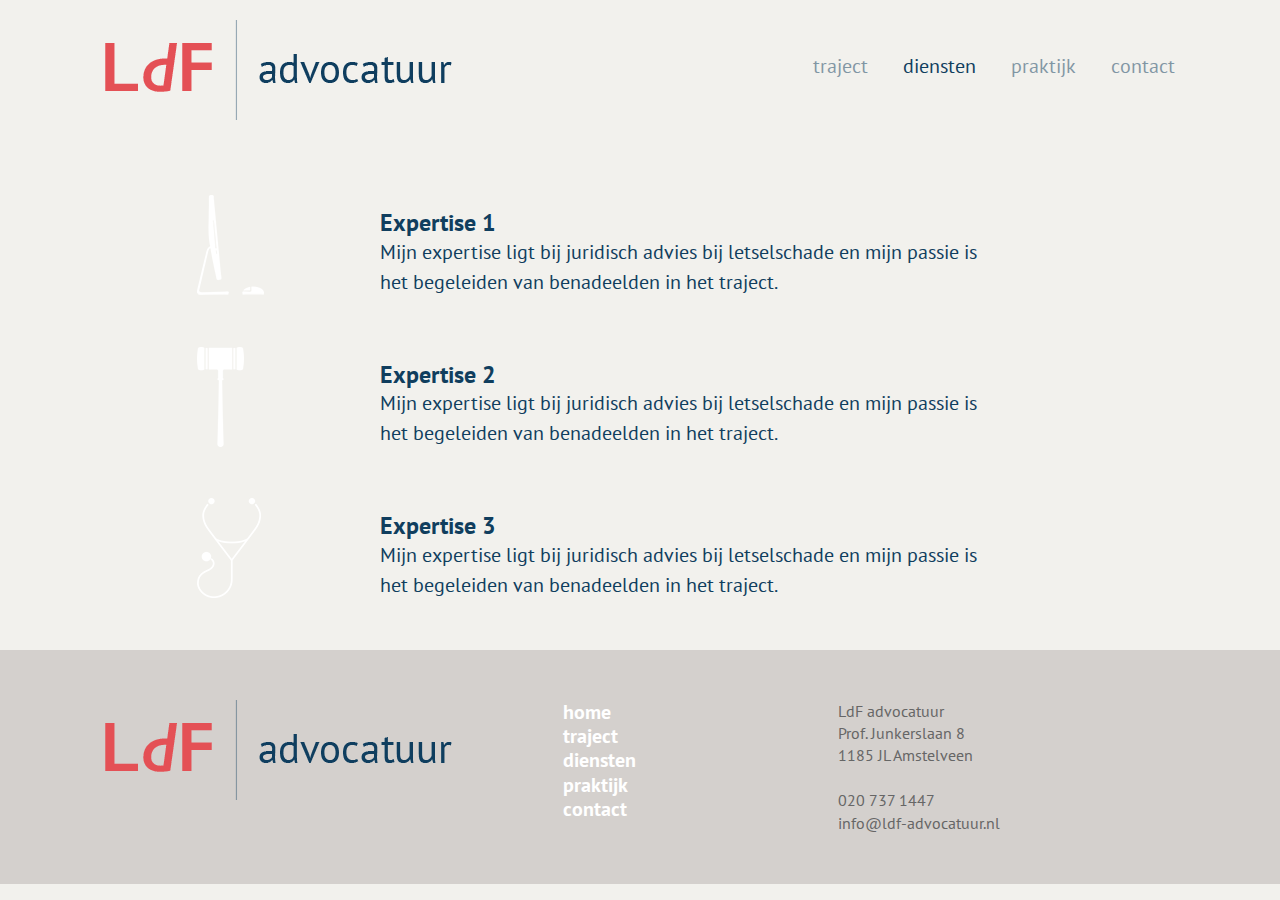
<file: mockup/diensten.html>
<!DOCTYPE html>

<html lang="en">

	<head>

		<title>Liane Foe advocatuur</title>

		<meta name="description" content="" />
		<meta name="keywords" content="" />
		<meta name="author" content="L Daniel Swakman, www.ldaniel.eu" />
		<meta charset="utf-8" />

		<meta name="viewport" content="width=device-width, user-scaleable=no, initial-scale=1.0, maximum-scale=1.0">

		<link rel="stylesheet" href="css/bootstrap.min.css" />
		<link rel="stylesheet" href="css/style.css" />

		<script src="js/jquery.js"></script>
		<script src="js/jquery.anchor.js"></script>
		<script src="js/scripts.js"></script>

	</head>

	<body class="home">

		<div id="mask">
		</div>

		<div class="wrapper">

			<header>
				<div class="row content">
					<div class="col-md-4">
						<a href="index.html" id="logo"></a>
					</div>
					<div class="col-md-8 menu">
						<a href="traject.html">traject</a>
						<a href="diensten.html" class="active">diensten</a>
						<a href="praktijk.html">praktijk</a>
						<a href="javascript:void(0)">contact</a>
					</div>
				</div>
			</header>

			<main id="content">

				<section id="intro">
					<div class="row content u-mv-50">
						<div class="col-md-2 col-md-offset-1">
							<img src="images/service1.png" alt="" />
						</div>
						<div class="col-md-7">
							<h3>Expertise 1</h3>
							<p>Mijn expertise ligt bij juridisch advies bij letselschade en mijn passie is het begeleiden van benadeelden in het traject.</p>
						</div>
					</div>
					<div class="row content u-mv-50">
						<div class="col-md-2 col-md-offset-1">
							<img src="images/service2.png" alt="" />
						</div>
						<div class="col-md-7">
							<h3>Expertise 2</h3>
							<p>Mijn expertise ligt bij juridisch advies bij letselschade en mijn passie is het begeleiden van benadeelden in het traject.</p>
						</div>
					</div>
					<div class="row content u-mv-50">
						<div class="col-md-2 col-md-offset-1">
							<img src="images/service3.png" alt="" />
						</div>
						<div class="col-md-7">
							<h3>Expertise 3</h3>
							<p>Mijn expertise ligt bij juridisch advies bij letselschade en mijn passie is het begeleiden van benadeelden in het traject.</p>
						</div>
					</div>
				</section>

			</main>

			<footer>
				<div class="row content">
					<div class="col-md-5">
						<img src="images/logo.png" alt="" />
					</div>
					<div class="col-md-3">
						<ul class="menu">
							<li>
								<a href="index.html">home</a>
							</li>
							<li>
								<a href="traject.html">traject</a>
							</li>
							<li>
								<a href="diensten.html">diensten</a>
							</li>
							<li>
								<a href="javscript:void(0)">praktijk</a>
							</li>
							<li>
								<a href="javscript:void(0)">contact</a>
							</li>
						</ul>
					</div>
					<div class="col-md-4">
						LdF advocatuur<br />
						Prof. Junkerslaan 8<br />
						1185 JL Amstelveen<br /><br />
						020 737 1447<br />
						info@ldf-advocatuur.nl
					</div>
				</div>
			</footer>

		</div>

	</body>

</html>
</file>
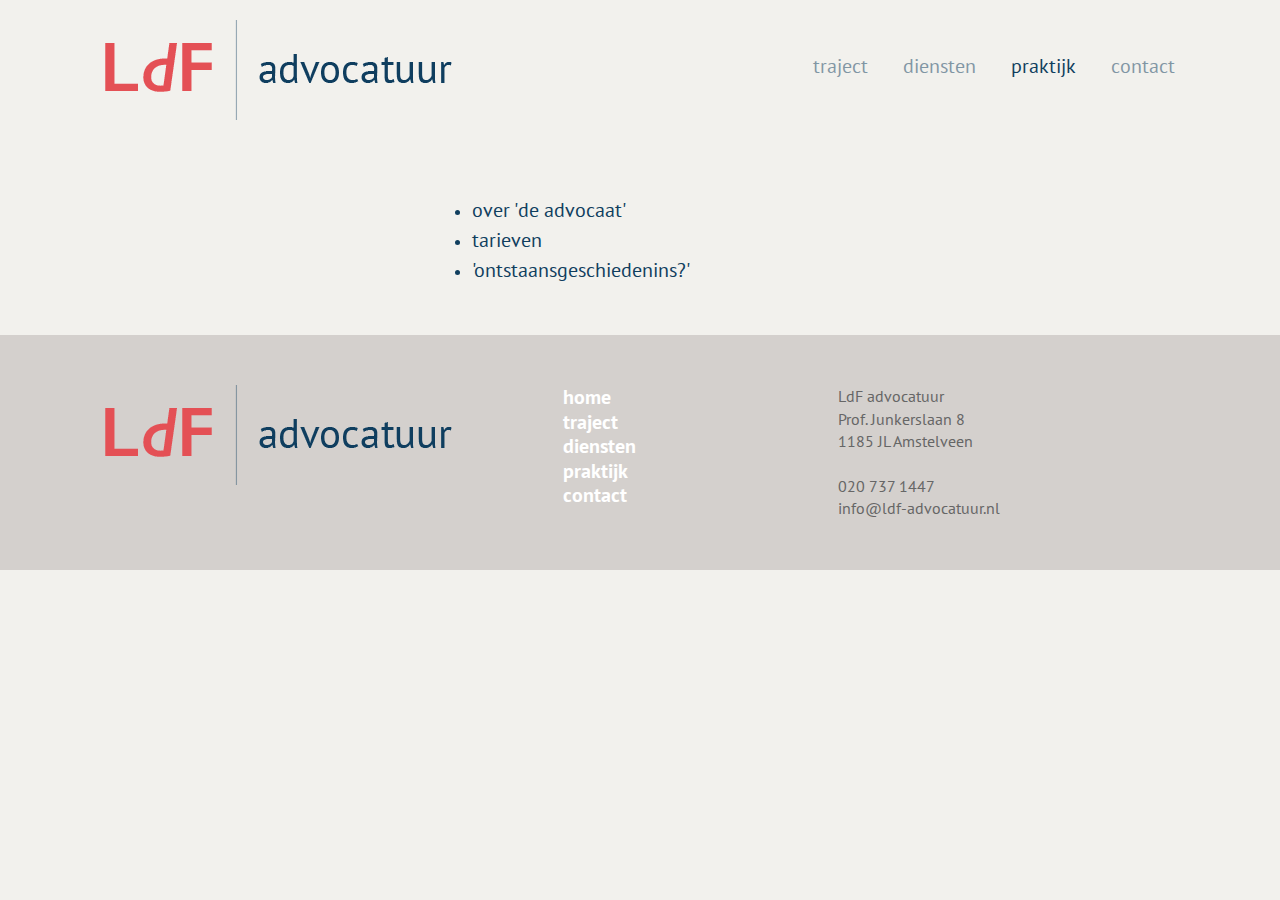
<file: mockup/praktijk.html>
<!DOCTYPE html>

<html lang="en">

	<head>

		<title>Liane Foe advocatuur</title>

		<meta name="description" content="" />
		<meta name="keywords" content="" />
		<meta name="author" content="L Daniel Swakman, www.ldaniel.eu" />
		<meta charset="utf-8" />

		<meta name="viewport" content="width=device-width, user-scaleable=no, initial-scale=1.0, maximum-scale=1.0">

		<link rel="stylesheet" href="css/bootstrap.min.css" />
		<link rel="stylesheet" href="css/style.css" />

		<script src="js/jquery.js"></script>
		<script src="js/jquery.anchor.js"></script>
		<script src="js/scripts.js"></script>

	</head>

	<body class="home">

		<div id="mask">
		</div>

		<div class="wrapper">

			<header>
				<div class="row content">
					<div class="col-md-4">
						<a href="index.html" id="logo"></a>
					</div>
					<div class="col-md-8 menu">
						<a href="traject.html">traject</a>
						<a href="diensten.html">diensten</a>
						<a href="praktijk.html" class="active">praktijk</a>
						<a href="javascript:void(0)">contact</a>
					</div>
				</div>
			</header>

			<main id="content">

				<section id="intro">
					<div class="row content u-mv-50">
						<div class="col-md-4">
						</div>
						<div class="col-md-6">
							<ul>
								<li><p class="accent">
									over 'de advocaat'
								</p></li>
								<li><p class="accent">
									tarieven
								</p></li>
								<li><p class="accent">
									'ontstaansgeschiedenins?'
								</p></li>
							</ul>
						</div>
					</div>
				</section>

			</main>

			<footer>
				<div class="row content">
					<div class="col-md-5">
						<img src="images/logo.png" alt="" />
					</div>
					<div class="col-md-3">
						<ul class="menu">
							<li>
								<a href="index.html">home</a>
							</li>
							<li>
								<a href="traject.html">traject</a>
							</li>
							<li>
								<a href="diensten.html">diensten</a>
							</li>
							<li>
								<a href="javscript:void(0)">praktijk</a>
							</li>
							<li>
								<a href="javscript:void(0)">contact</a>
							</li>
						</ul>
					</div>
					<div class="col-md-4">
						LdF advocatuur<br />
						Prof. Junkerslaan 8<br />
						1185 JL Amstelveen<br /><br />
						020 737 1447<br />
						info@ldf-advocatuur.nl
					</div>
				</div>
			</footer>

		</div>

	</body>

</html>
</file>
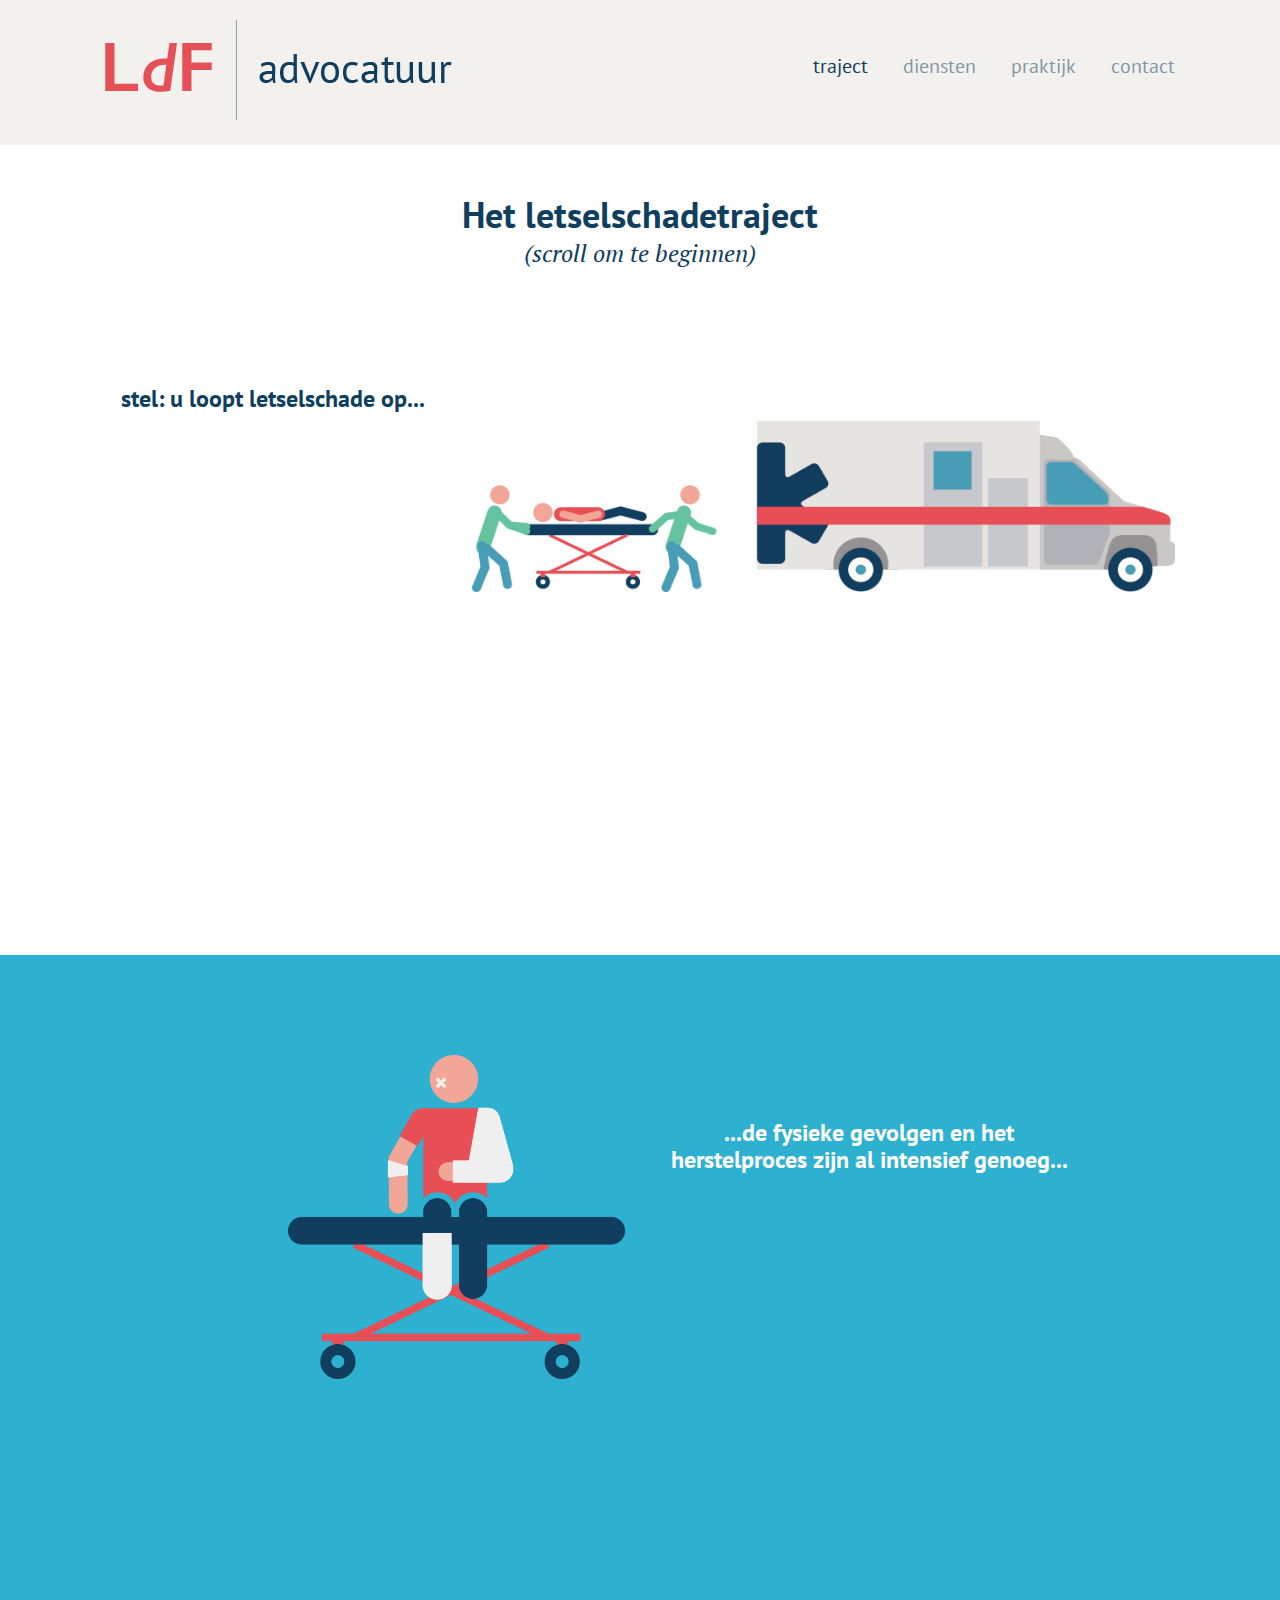
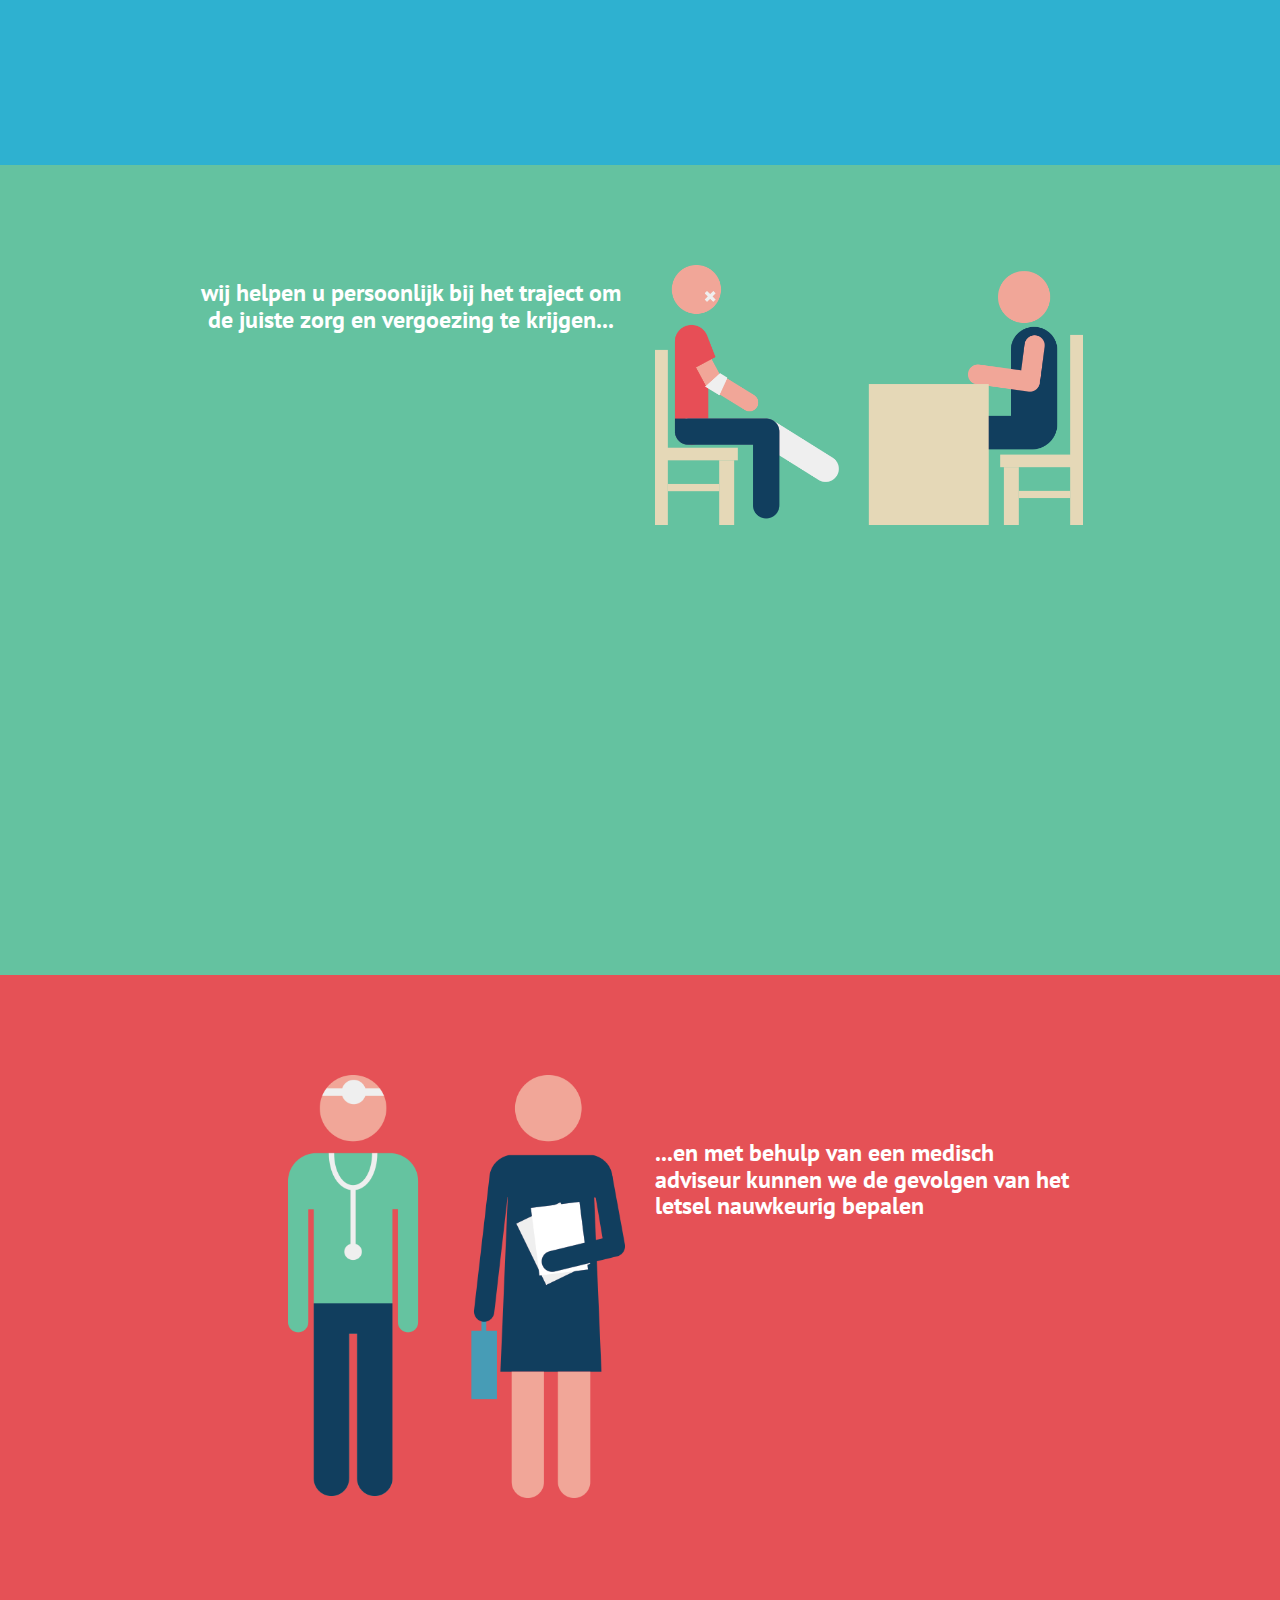
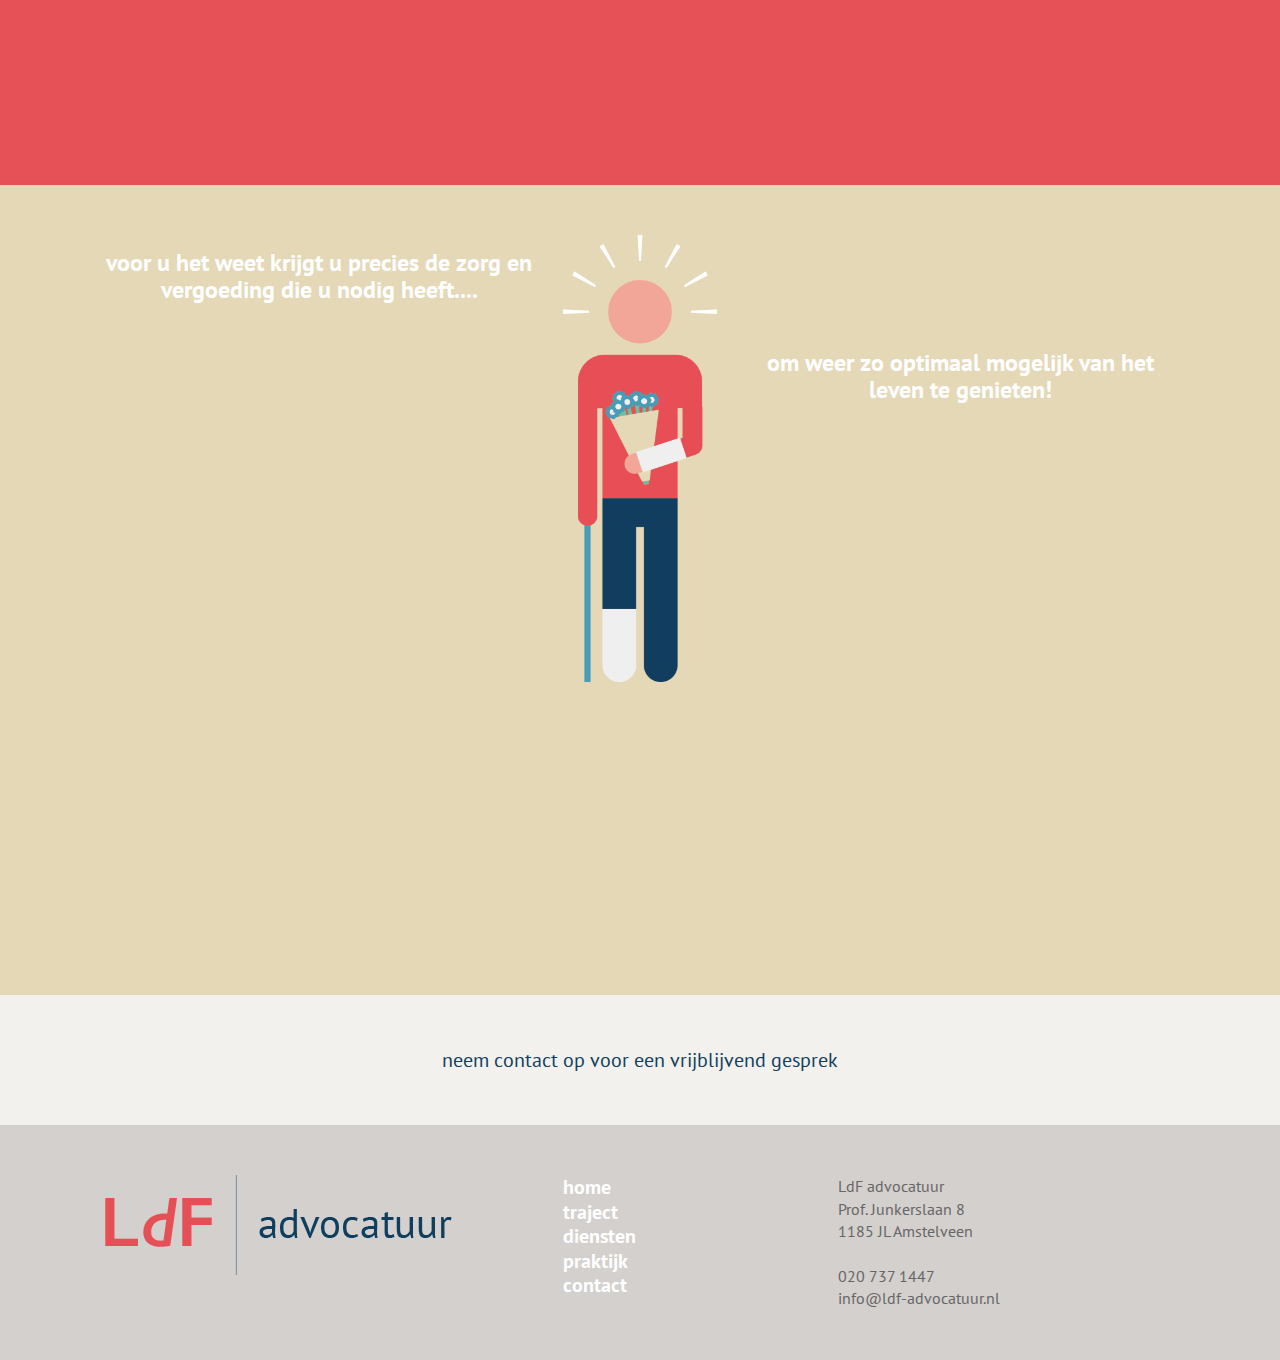
<file: mockup/traject.html>
<!DOCTYPE html>

<html lang="en">

	<head>

		<title>Liane Foe advocatuur</title>

		<meta name="description" content="" />
		<meta name="keywords" content="" />
		<meta name="author" content="L Daniel Swakman, www.ldaniel.eu" />
		<meta charset="utf-8" />

		<meta name="viewport" content="width=device-width, user-scaleable=no, initial-scale=1.0, maximum-scale=1.0">

		<link rel="stylesheet" href="css/bootstrap.min.css" />
		<link rel="stylesheet" href="css/style.css" />

		<script src="js/jquery.js"></script>
		<script src="js/jquery.anchor.js"></script>
		<script src="js/scripts.js"></script>

	</head>

	<body class="home">

		<div id="mask">
		</div>

		<div class="wrapper">

			<header>
				<div class="row content">
					<div class="col-md-4">
						<a href="index.html" id="logo"></a>
					</div>
					<div class="col-md-8 menu">
						<a href="traject.html" class="active">traject</a>
						<a href="diensten.html">diensten</a>
						<a href="praktijk.html">praktijk</a>
						<a href="javascript:void(0)">contact</a>
					</div>
				</div>
			</header>

			<main id="content">

				<section class="slide" id="traject-intro">
					<div class="row u-pv-50">
						<div class="col-md-12 u-a-center">
							<h1>Het letselschadetraject</h1>
							<p class="tagline">(scroll om te beginnen)</p>
						</div>
					</div>
					<div class="row u-pv-50">
						<div class="col-md-4 u-a-center">
							<h3>stel: u loopt letselschade op...</h3>
						</div>
						<div class="col-md-8 u-a-center u-mv-50">
							<img src="images/traject-01.png" alt="" />
						</div>
					</div>
				</section>

				<section class="slide" id="traject-herstel">
					<div class="row u-pv-100">
						<div class="col-md-4 col-md-offset-2 u-a-center">
							<img src="images/traject-02.png" alt="" />
						</div>
						<div class="col-md-5 u-a-center u-mt-50">
							<h3>...de fysieke gevolgen en het herstelproces zijn al intensief genoeg...</h3>
						</div>
					</div>
				</section>

				<section class="slide" id="traject-overleg">
					<div class="row u-pv-100">
						<div class="col-md-5 col-md-offset-1 u-a-center">
							<h3>wij helpen u persoonlijk bij het traject om de juiste zorg en vergoezing te krijgen...</h3>
						</div>
						<div class="col-md-5 u-a-center">
							<img src="images/traject-03.png" alt="" />
						</div>
					</div>
				</section>

				<section class="slide" id="traject-specialisten">
					<div class="row u-pv-100">
						<div class="col-md-4 col-md-offset-2 u-a-center">
							<img src="images/traject-04.png" alt="" />
						</div>
						<div class="col-md-5 u-a-left u-mt-50">
							<h3>...en met behulp van een medisch adviseur kunnen we de gevolgen van het letsel nauwkeurig bepalen</h3>
						</div>
					</div>
				</section>

				<section class="slide" id="traject-eind">
					<div class="row u-pv-50">
						<div class="col-md-5 u-a-center">
							<h3>voor u het weet krijgt u precies de zorg en vergoeding die u nodig heeft....</h3>
						</div>
						<div class="col-md-2 u-a-center">
							<img src="images/traject-05.png" alt="" />
						</div>
						<div class="col-md-5 u-a-center u-mt-100">
							<h3>om weer zo optimaal mogelijk van het leven te genieten!</h3>
						</div>
					</div>
				</section>

				<section>
					<div class="row u-pv-50">
						<div class="col-md-8 col-md-offset-2 u-a-center">
							<p class="accent">neem contact op voor een vrijblijvend gesprek</p>
					</div>
				</section>

			</main>

			<footer>
				<div class="row content">
					<div class="col-md-5">
						<img src="images/logo.png" alt="" />
					</div>
					<div class="col-md-3">
						<ul class="menu">
							<li>
								<a href="index.html">home</a>
							</li>
							<li>
								<a href="traject.html">traject</a>
							</li>
							<li>
								<a href="diensten.html">diensten</a>
							</li>
							<li>
								<a href="javscript:void(0)">praktijk</a>
							</li>
							<li>
								<a href="javscript:void(0)">contact</a>
							</li>
						</ul>
					</div>
					<div class="col-md-4">
						LdF advocatuur<br />
						Prof. Junkerslaan 8<br />
						1185 JL Amstelveen<br /><br />
						020 737 1447<br />
						info@ldf-advocatuur.nl
					</div>
				</div>
			</footer>

		</div>

	</body>

</html>
</file>
<file: mockup/css/style.css>
@import url('http://fonts.googleapis.com/css?family=PT+Sans:400,700,400italic,700italic');
@import url('http://fonts.googleapis.com/css?family=PT+Serif:400,700,400italic,700italic');
@import url('http://weloveiconfonts.com/api/?family=entypo');
@import url('../fonts/entypo.css');

/* ==================================================================================================================== */
/* -----------------------------------   LDF ADVOCATUUR PRODUCT SITE STYLESHEET   --------------------------------------*/
/* ==================================================================================================================== */




/* --- CSS Resets --- */
html,body,div,span,object,iframe,h1,h2,h3,h4,h5,h6,p,blockquote,pre,a,abbr,address,cite,code,del,dfn,em,img,ins,q,small,strong,sub,sup,dl,dt,dd,ol,ul,li,fieldset,form,label,legend,table,caption,tbody,tfoot,thead,tr,th,td{border:0;margin:0;padding:0}article,aside,figure,figure img,figcaption,hgroup,footer,header,nav,section,video,object{display:block}a img{border:0}figure{position:relative}figure img{width:100%}

body, html {
	margin: 0;
	padding: 0;
	width: 100%;
	height: 100%;

	font-family: PT Sans;
	font-size: 100%;
	line-height: 1.4em;

	background-color: #f2f1ed;
	color: #103e5e;
	-webkit-font-smoothing: antialiased;
}

* {
	-webkit-box-sizing: border-box;
	-moz-box-sizing: border-box;
	box-sizing: border-box;
}

.center {
	text-align: center;
}
h1, h2, h3, h4, h5 {
	font-weight: bold;
}
h3 {
	margin-top: 15px;
	margin-bottom: 0;
}
h4 {
	font-weight: bold;
	font-size: 1.5em;
	-moz-opacity: 0.3;
	opacity: 0.3;
}
img {
	max-width: 100%;
}

p {
	font-size: 1.25em;
	line-height: 1.5em;
}
a:hover {
	text-decoration: none;
}
i.icon {
	font-style: normal;
	font-family: Entypo;
}

.u-ph-0 {
	padding-left: 0;
	padding-right: 0;
}
.u-pv-20 {
	padding-top: 20px;
	padding-bottom: 20px;
}
.u-pv-50 {
	padding-top: 50px;
	padding-bottom: 50px;
}
.u-pv-100 {
	padding-top: 100px;
	padding-bottom: 100px;
}
.u-mt-20 {
	margin-top: 20px;
}
.u-mt-50 {
	margin-top: 50px;
}
.u-mt-100 {
	margin-top: 100px;
}
.u-mb-20 {
	margin-bottom: 20px;
}
.u-mb-50 {
	margin-bottom: 50px;
}
.u-mb-100 {
	margin-bottom: 100px;
}
.u-mv-50 {
	margin-top: 50px;
	margin-bottom: 50px;
}
.u-mv-100 {
	margin-top: 100px;
	margin-bottom: 100px;
}
.u-a-left {
	text-align: left;
}
.u-a-center {
	text-align: center;
}
.u-a-right {
	text-align: right;
}




.row {
	width: 100%;
	height: 100%;
	max-width: 1100px;
	margin-left: auto;
	margin-right: auto;
}

header {
	padding: 20px;
}

header #logo {
	display: inline-block;
	width: 347px;
	height: 100px;
	background: url('../images/logo.png') no-repeat;
	background-size: cover;
}
#content {
	opacity: 0;
	-webkit-transition: all 1s ease;
	-moz-transition: all 1s ease;
	transition: all 1s ease;
}
.body-loaded #content {
	opacity: 1;
}


/* --- nav --- */
header .menu {
	text-align: right;
	font-size: 1.25em;
	padding-top: 0;
}

header .menu a {
	display: inline-block;
	padding: 5px 0px;
	margin: 30px 0;
	margin-left: 30px;
	-moz-opacity: 0.5;
	opacity: 0.5;
	color: #103e5e;
}

header .menu a:hover,
header .menu a:focus {
	border-bottom: 2px solid #103e5e;
	text-decoration: none;
	-moz-opacity: 0.8;
	opacity: 0.8;
}
header .menu a.active {
	-moz-opacity: 1;
	opacity: 1;
}
footer .menu li {
	list-style: none;
}
footer .menu a {
	font-weight: bold;
	font-size: 1.25em;
	line-height: 1.2em;
	color: #fff;
}
footer .menu a:hover,
footer .menu a:focus {
	color: #2fb3d2;
}
/* --- /end nav --- */



.home #intro .herobanner {
	position: relative;
	padding: 0;
	color: #fff;
	z-index: 2;
}
.home #intro .herobanner img {
	width: 100%;
}
.home #intro .tagline {
	position: absolute;
	bottom: 50px;
	left: 50px;
	display: inline-block;
	font-size: 2.5em;
}
.tagline {
	font-family: PT Serif;
	font-style: italic;
	font-size: 1.5em;
	line-height: 1.5em;
}

.home #intro .quotebox {
	position: relative;
	padding: 50px;
	padding-left: 120px;
	background-color: #e64f56;
	color: #fff;
	font-size: 2em;
	line-height: 1.4em;
}
.home #intro .quotebox:before {
	content: "\201C";
	position: absolute;
	left: 40px;
	top: 110px;
	float: left;
	font-size: 5em;
	opacity: 0.3;
}
.home #intro .readmore {
	display: inline-block;
	padding: 20px;
	float: left;
	background-color: #103e5e;
	font-size: 5em;
	color: #fff;
	z-index: 1;
	-webkit-transform: translateY(-100%);
	-moz-transform: translateY(-100%);
	transform: translateY(-100%);
	-webkit-transition: all 0.3s ease;
	-moz-transition: all 0.3s ease;
	transition: all 0.3s ease;
	-webkit-transition-delay: 0.3s;
	-moz-transition-delay: 0.3s;
	transition-delay: 0.3s;
}
.home.body-loaded #intro .readmore {
	-webkit-transform: translateY(0);
	-moz-transform: translateY(0);
	transform: translateY(0);
}
.home #intro .readmore:hover,
.home #intro .readmore:focus {
	background-color: #2fb3d2;
}

.whitebox {
	padding: 50px;
	background-color: #fff;
}
.home #traject > a {
	display: block;
}
.home #traject .question {
	padding: 20px;
	font-weight: bold;
	color: #2fb3d2;
	font-size: 2em;
	line-height: 1.4em;
}
.home #traject a:hover .question,
.home #traject a:focus .question {
	color: #103e5e;
}
.home #traject .action {
	display: block;
	margin-left: 0;
	padding: 10px 20px;
	background-color: #2fb3d2;
	color: #fff;
	font-size: 1em;
	font-weight: bold;
	text-transform: uppercase;
	letter-spacing: 0.05em;
	text-align: center;
}
.home #traject .action:after {
	content: "\E762";
	float: right;
	font-family: Entypo;
	font-size: 1.5em;
}
.home #traject a:hover .action,
.home #traject a:focus .action {
	background-color: #e55056;
}

.home #diensten .service {
	padding: 50px;
	background-color: #ccc;
	color: #fff;
}
.home #diensten .service:nth-child(1) { background-color: #2fb3d2; }
.home #diensten .service:nth-child(2) { background-color: #e64f56; }
.home #diensten .service:nth-child(3) { background-color: #103e5e; }
.home #diensten .service:before {
	content: "";
	display: inline-block;
	height: 100%;
	margin-right: -0.25em;
	vertical-align: middle;
}
.home #diensten .service img {
	float: left;
	margin-right: 20px;
}
.home #diensten .service h5 {
	font-size: 2em;
	line-height: 1em;
	vertical-align: middle;
}

.home #contact .whitebox {
	font-size: 1.75em;
	line-height: 1em;
	font-weight: bold;
	color: #64c29f;
}
.home #contact a[class*="btn-contact"] {
	display: block;
	padding: 50px;
	background-color: #64c29f;
	color: #fff;
	font-family: Entypo;
	font-size: 4em;
	line-height: 55px;
	text-align: center;
}
.home #contact a[class*="btn-contact"]:hover,
.home #contact a[class*="btn-contact"]:focus {
	background-color: #58a887;
}


.slide {
	color: #fff;
}
#traject-intro {
	background-color: #fff;
	color: inherit;
}
#traject-herstel {
	background-color: #2eb1d0;
}
#traject-overleg {
	background-color: #64c2a0;
}
#traject-specialisten {
	background-color: #e55156;
}
#traject-eind {
	background-color: #e4d8b7;
}


footer {
	padding: 50px 0;
	background-color: #d4d0cd;
	color: #666;
}
.page footer {
	margin-top: 100px;
}
</file>
